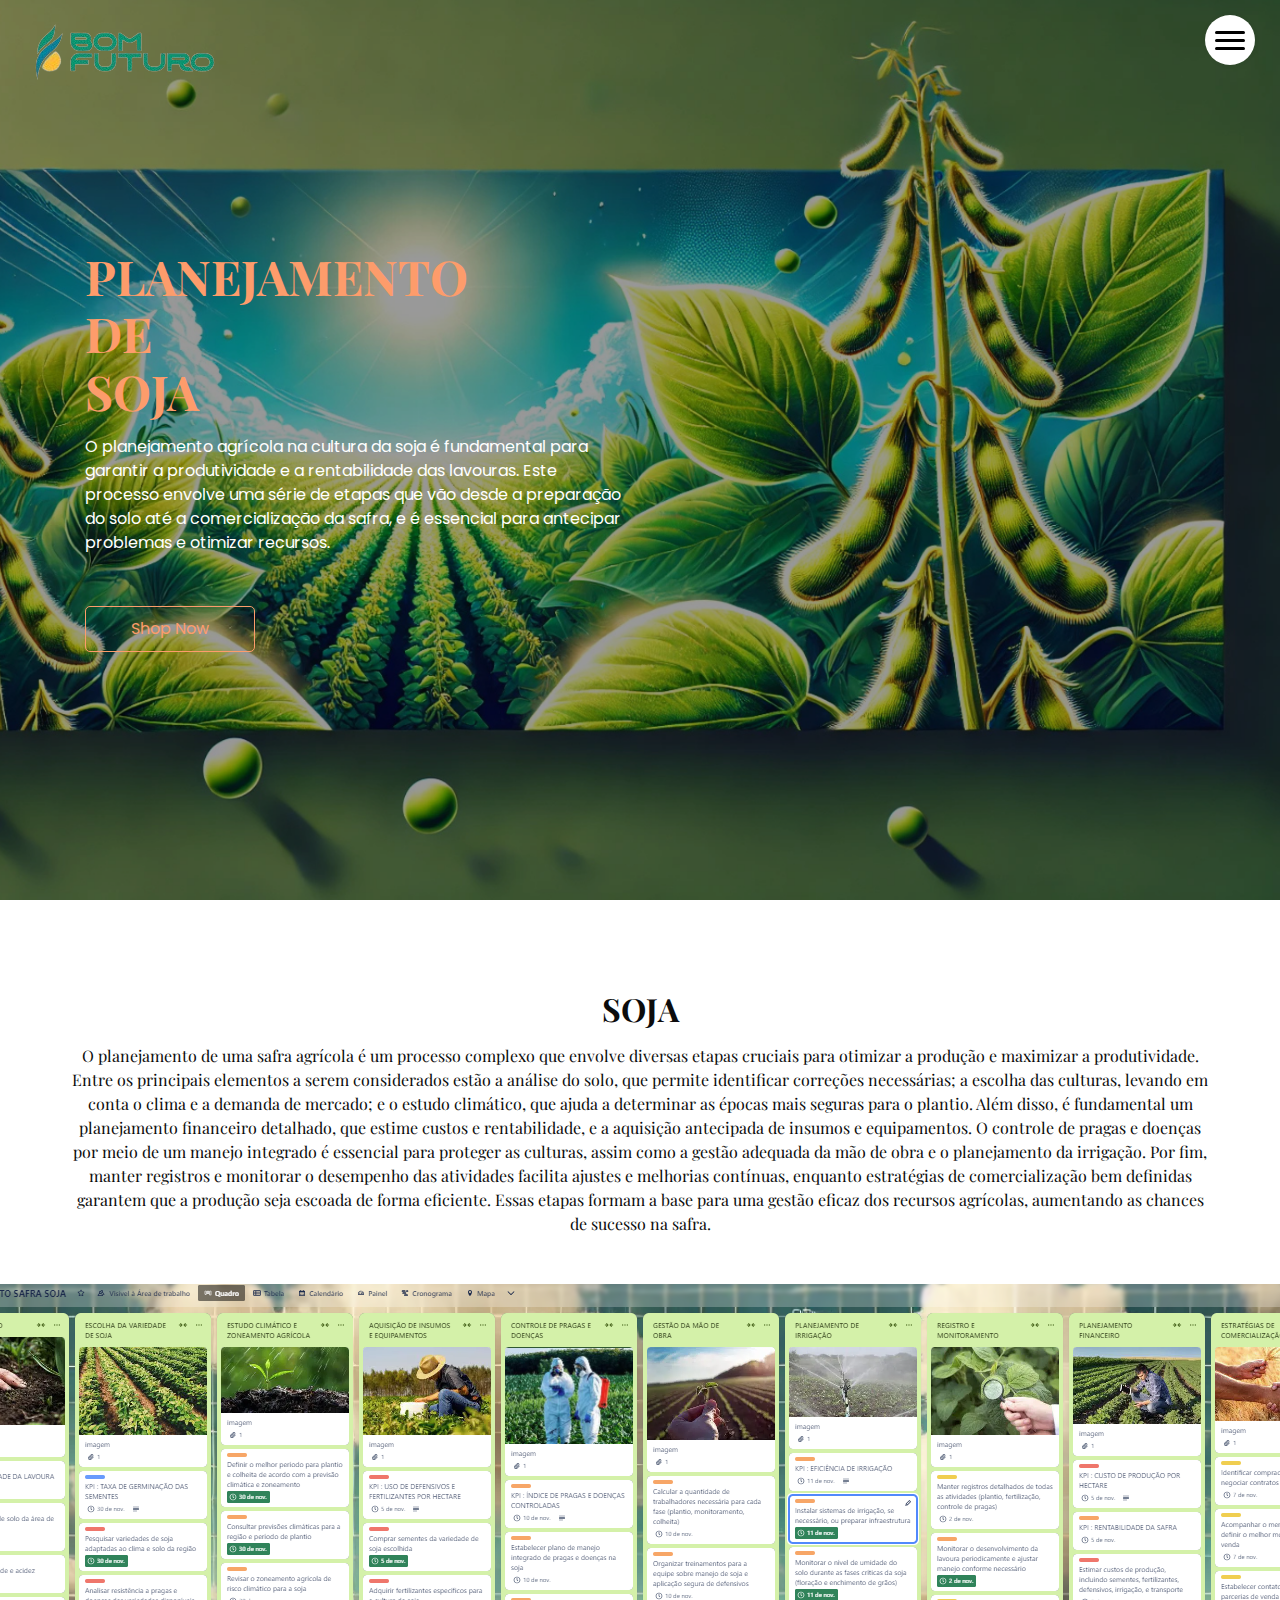
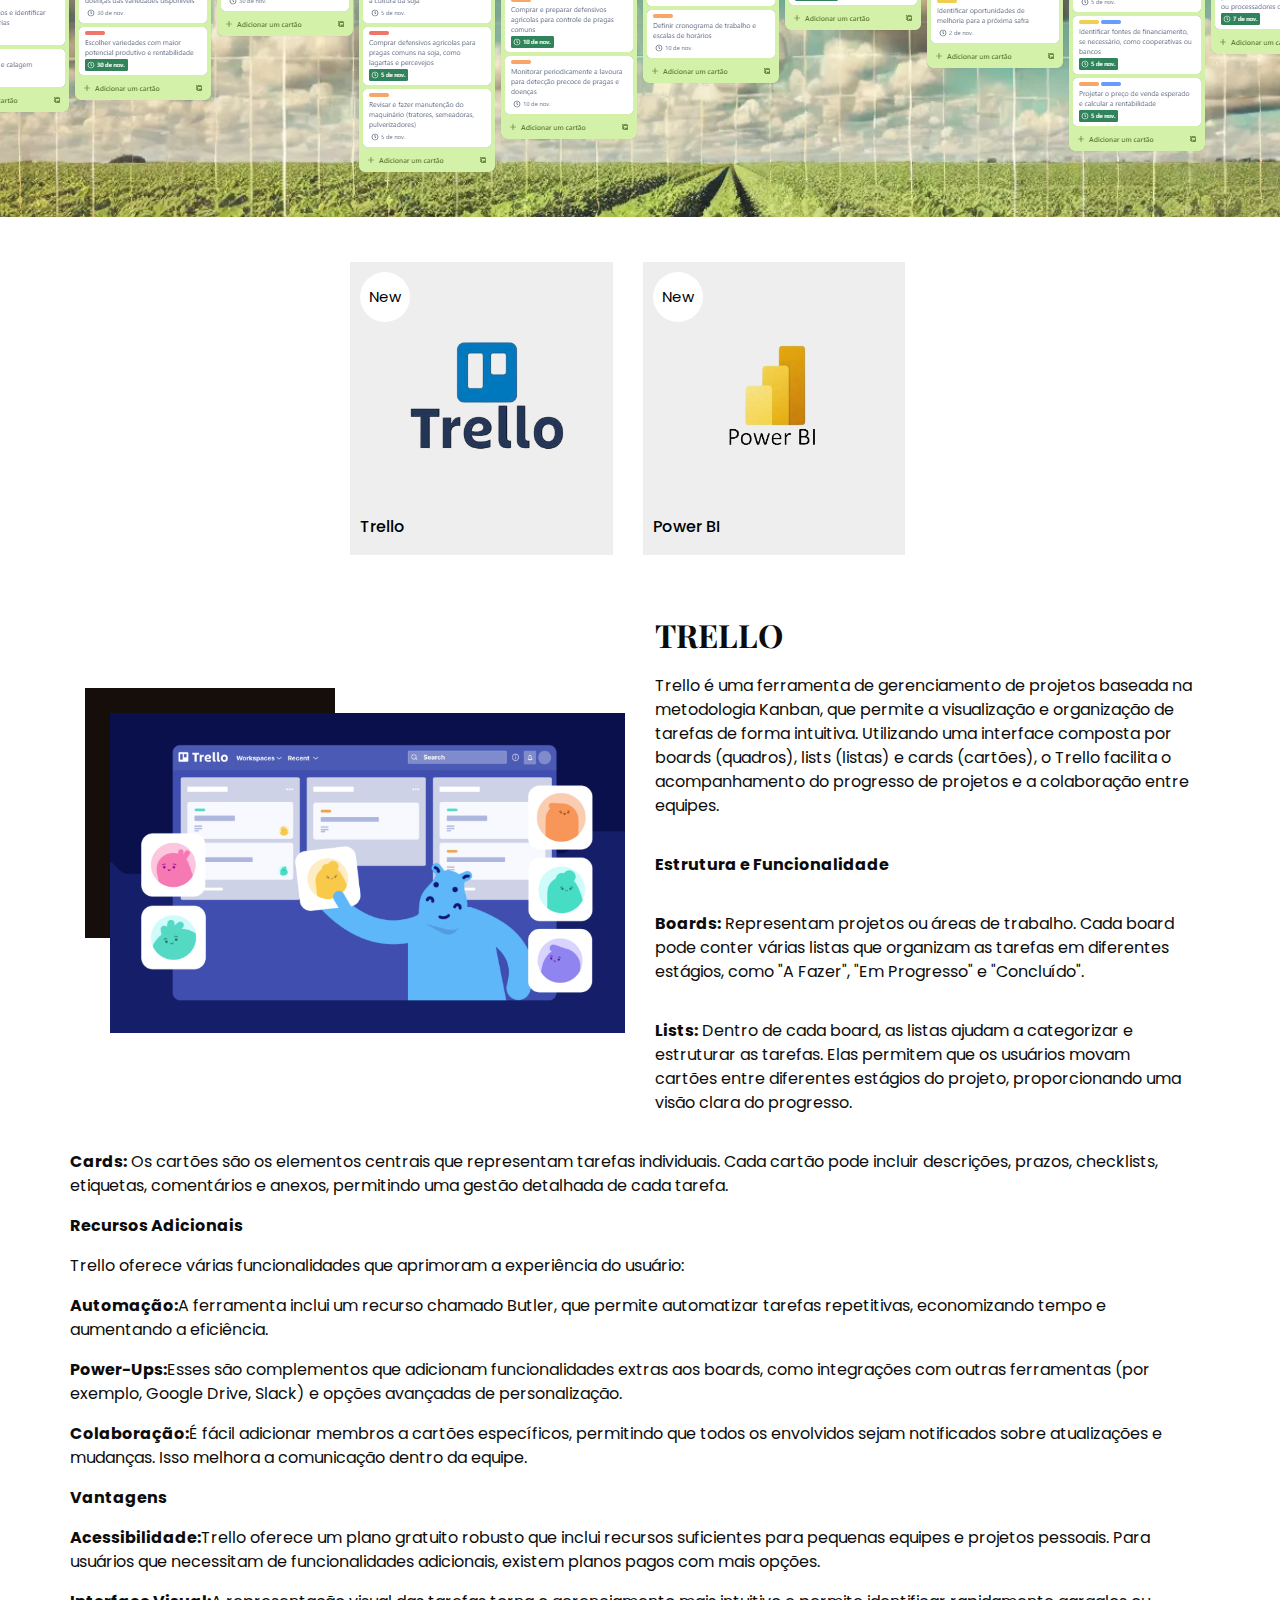
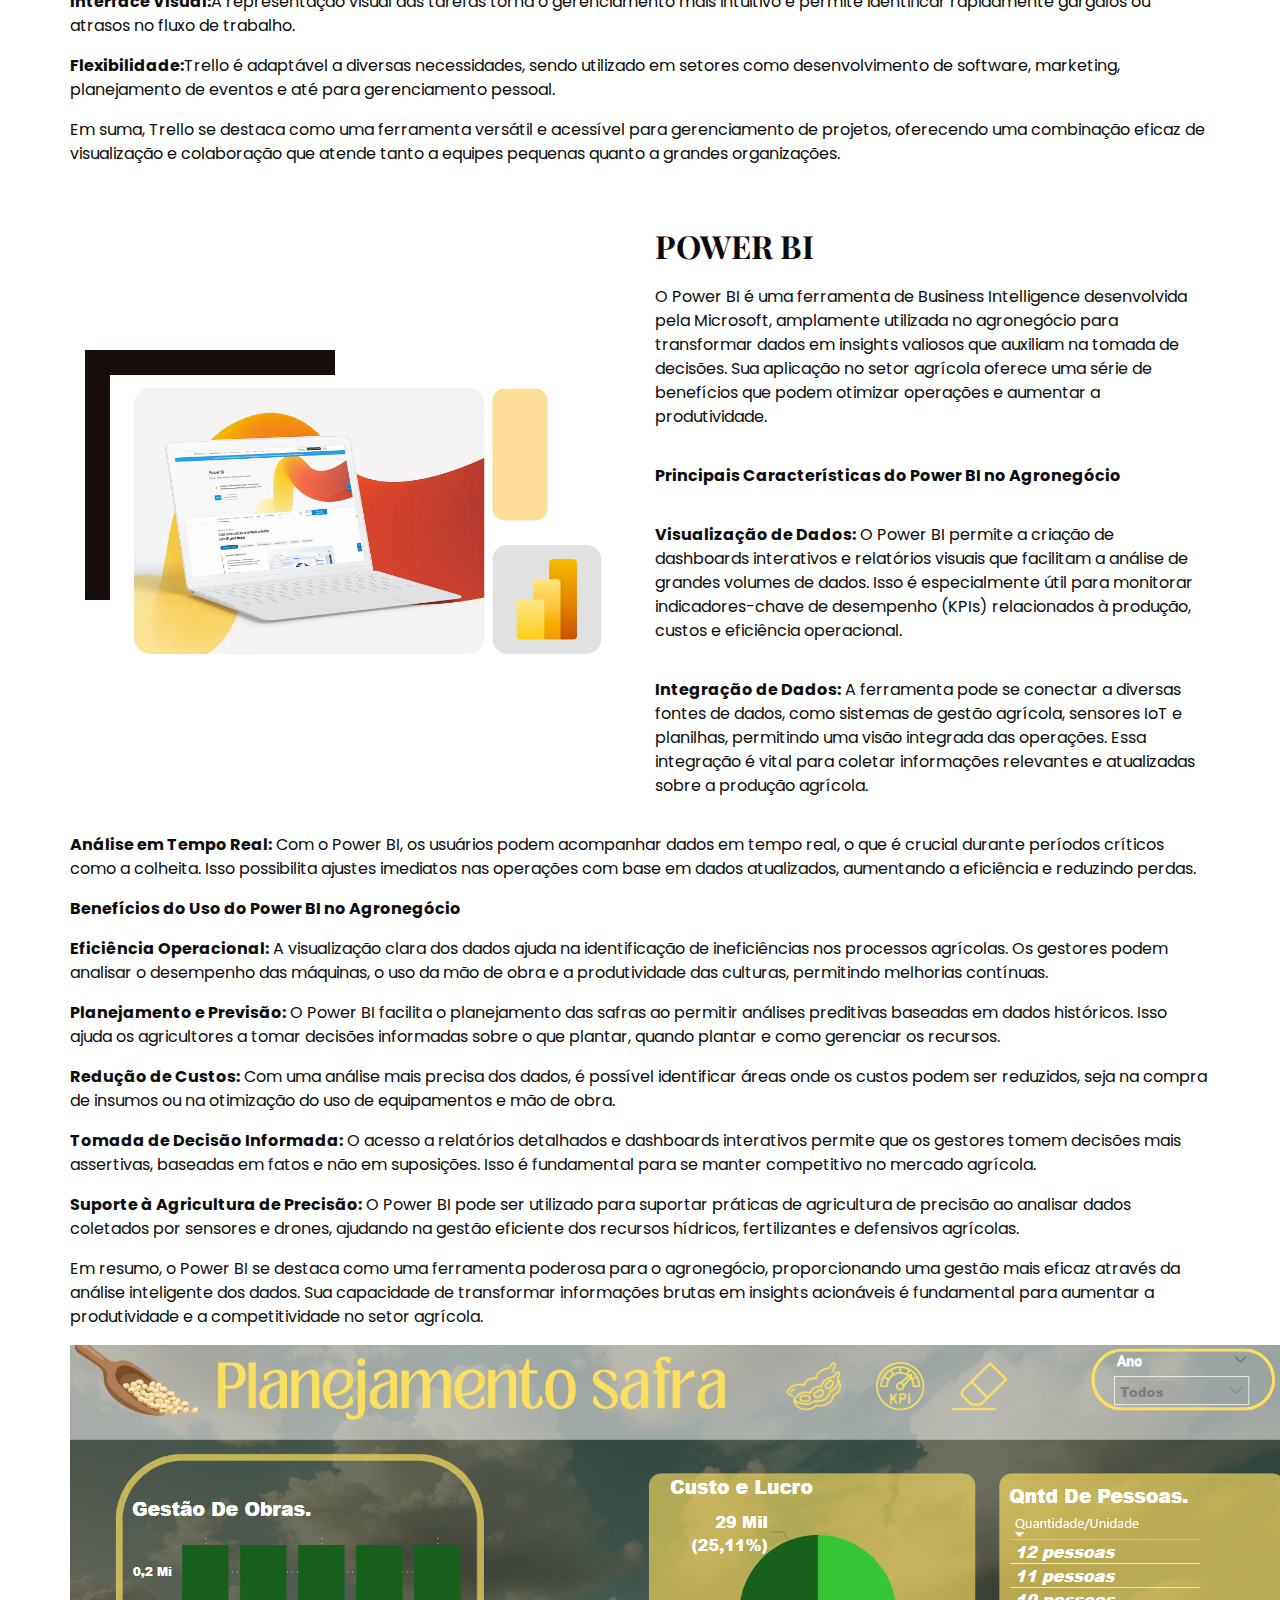
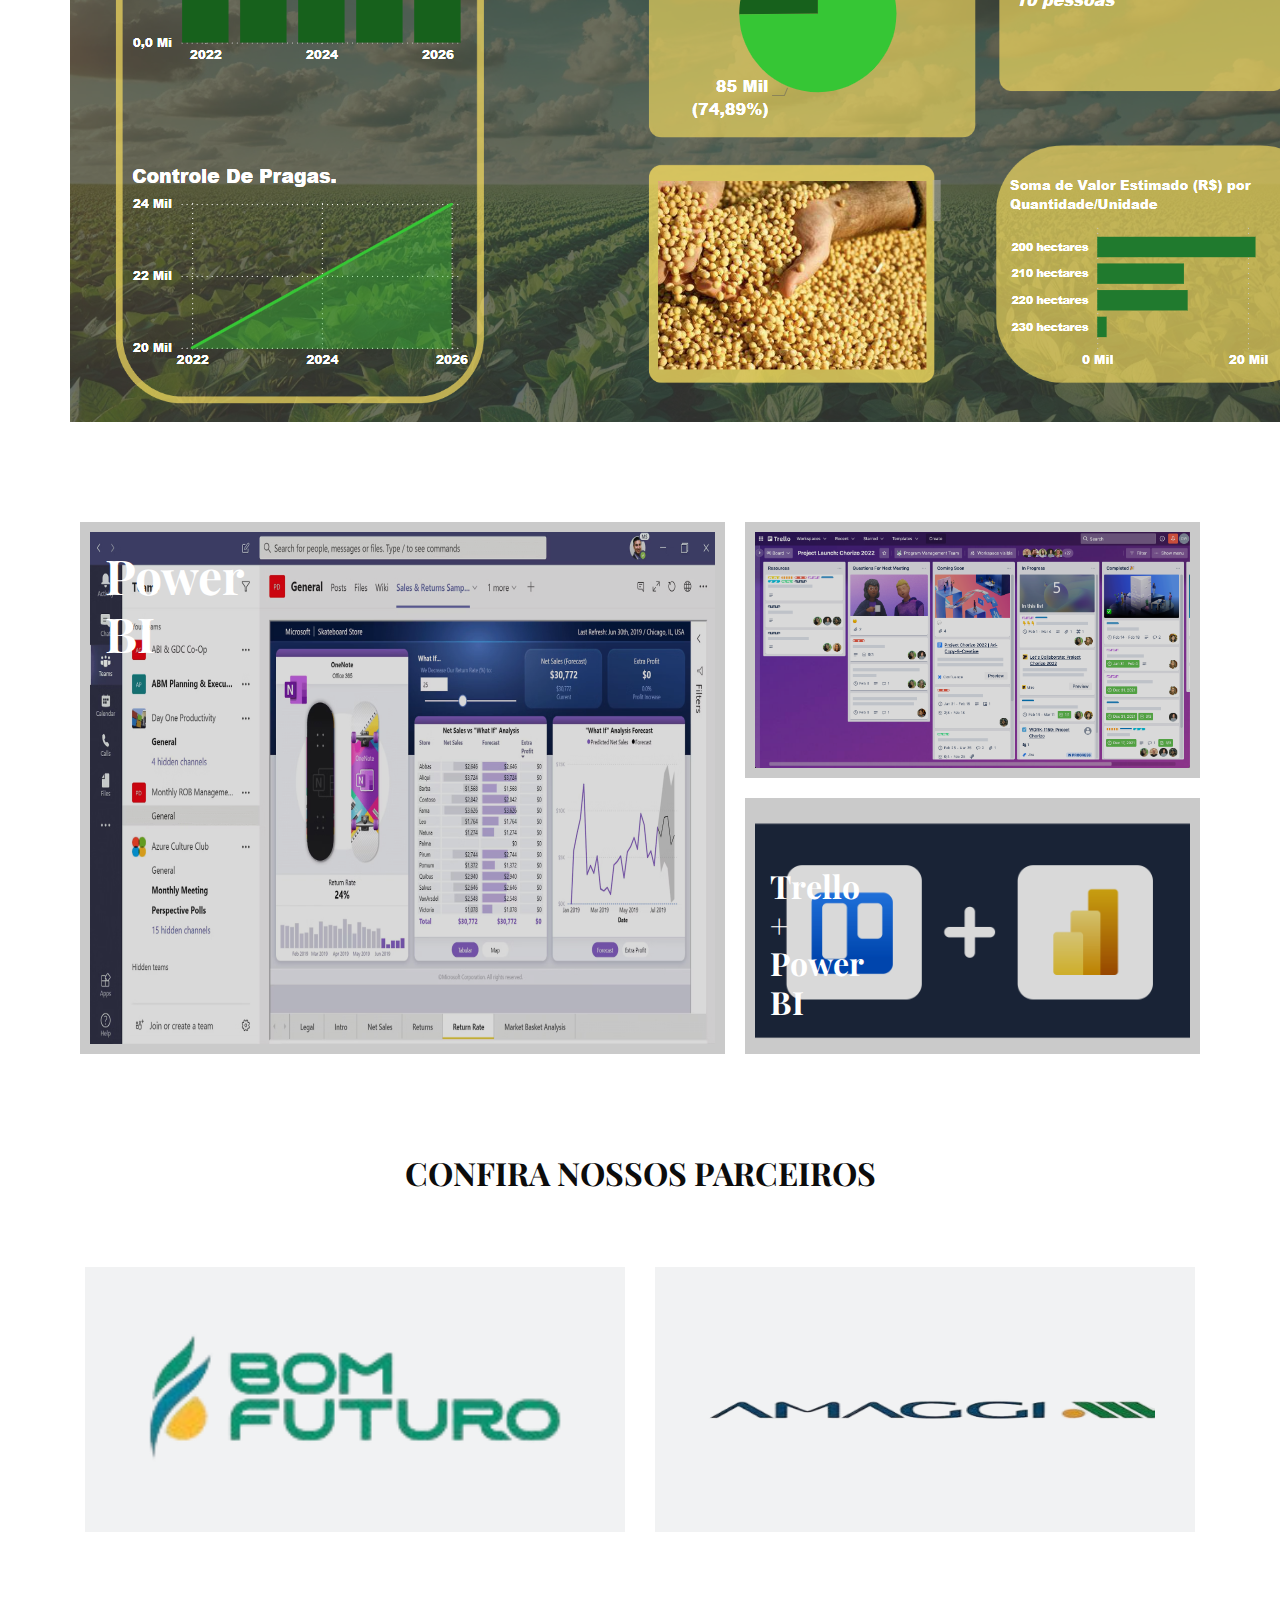
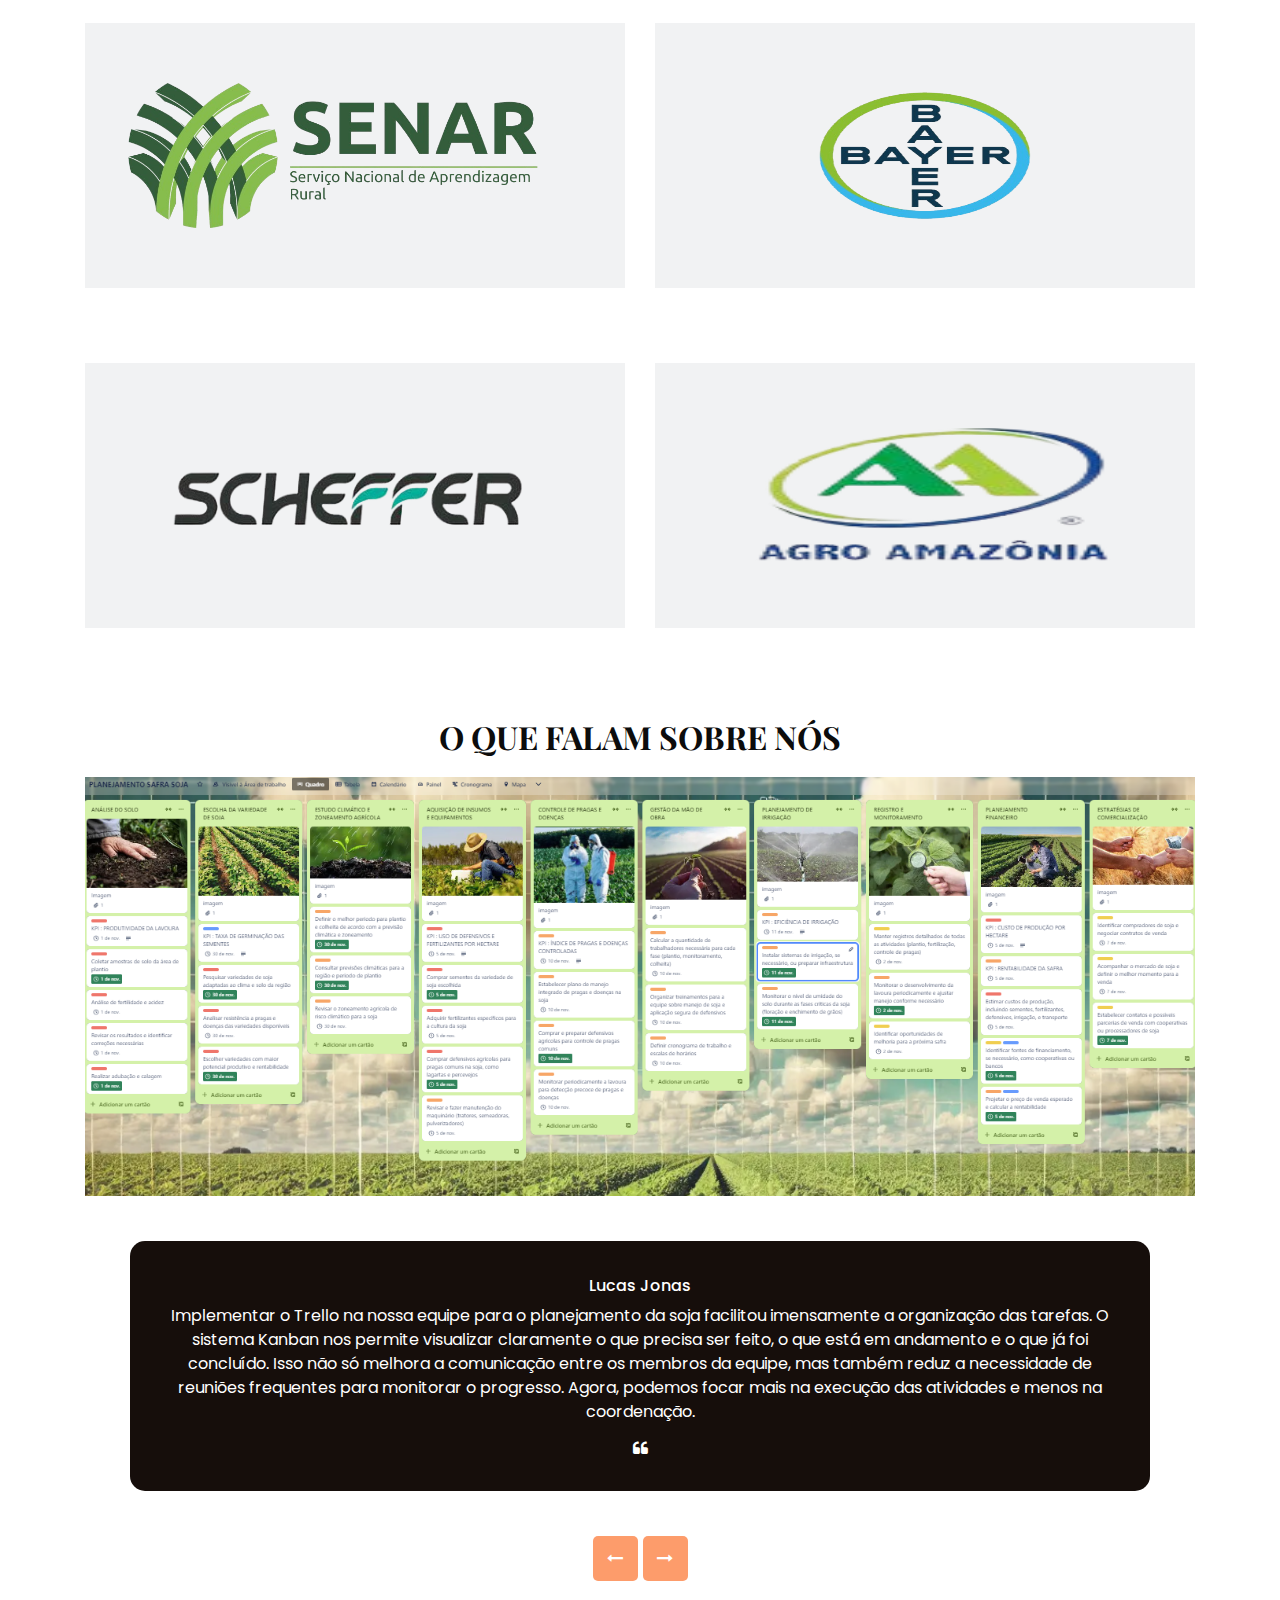
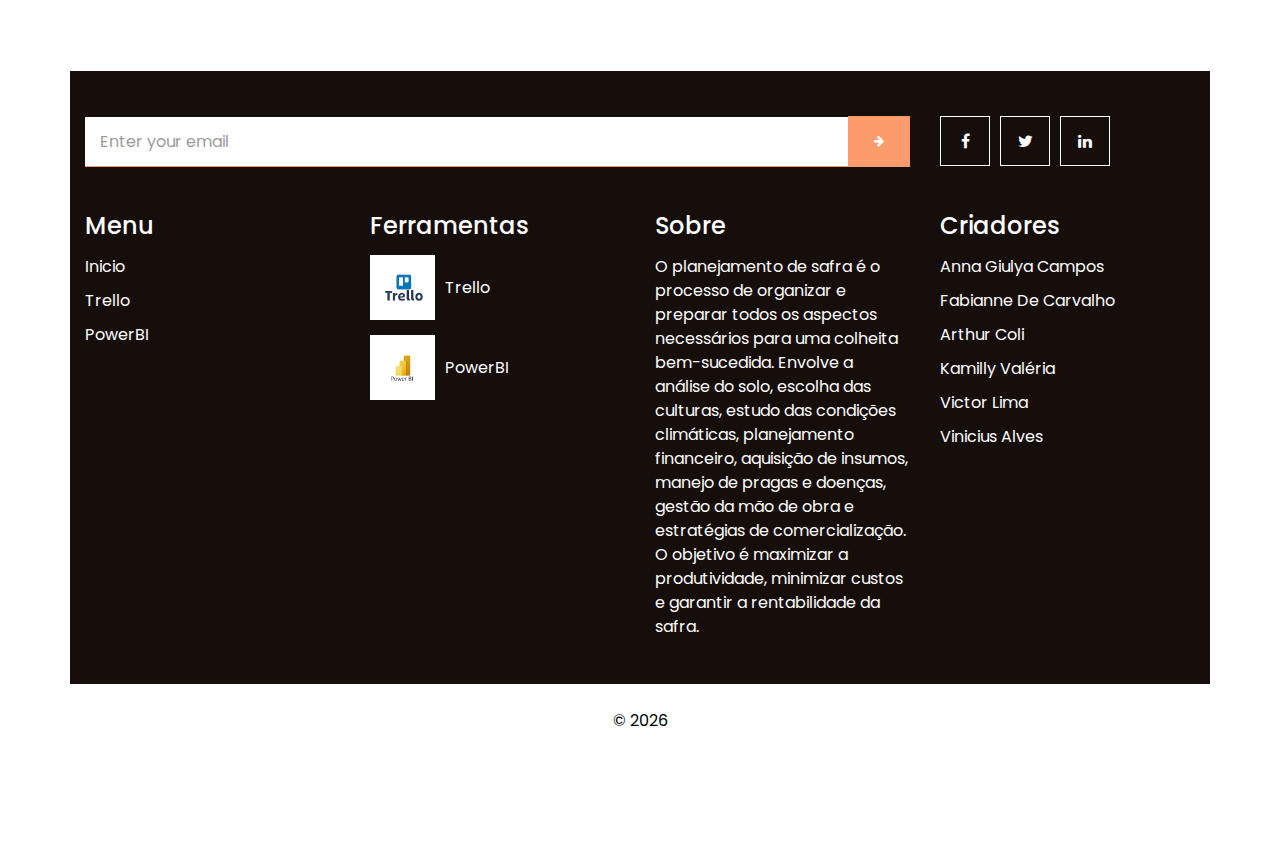
<file: index.html>
<!DOCTYPE html>
<html>

<head>
  <!-- Basic -->
  <meta charset="utf-8" />
  <meta http-equiv="X-UA-Compatible" content="IE=edge" />
  <!-- Mobile Metas -->
  <meta name="viewport" content="width=device-width, initial-scale=1, shrink-to-fit=no" />
  <!-- Site Metas -->
  <link rel="icon" href="images/favicon.png" type="image/gif" />
  <meta name="keywords" content="" />
  <meta name="description" content="" />
  <meta name="author" content="" />

  <title>Bom Futuro</title>

  <!-- bootstrap core css -->
  <link rel="stylesheet" type="text/css" href="css/bootstrap.css" />
  <!-- font awesome style -->
  <link href="css/font-awesome.min.css" rel="stylesheet" />
  <!-- Custom styles for this template -->
  <link href="css/style.css" rel="stylesheet" />
  <!-- responsive style -->
  <link href="css/responsive.css" rel="stylesheet" />

</head>

<body>

  <!-- header section strats -->
  <header class="header_section">
    <div class="container-fluid">
      <nav class="navbar navbar-expand-lg custom_nav-container">
        <a class="navbar-brand" href="index.html">
          <span>
            <img src="images/1539611368325-removebg-preview-removebg-preview.png" alt="">
          </span>
        </a>
        <div class="" id="">

          <div class="custom_menu-btn">
            <button onclick="openNav()">
              <span class="s-1"> </span>
              <span class="s-2"> </span>
              <span class="s-3"> </span>
            </button>
            <div id="myNav" class="overlay">
              <a href="index.html">Inicio</a>
              <a href="about.html">Trello</a>
              <a href="shop.html">PowerBI</a>
            </div>
          </div>

        </div>
      </nav>
    </div>
  </header>
  <!-- end header section -->

  <!-- slider section -->
  <section class="slider_section position-relative">
    <div class="slider_bg_box">
      <img src="images/Planejamento safra (3).png" alt="">
    </div>
    <div class="slider_bg"></div>
    <div class="container">
      <div class="col-md-9 col-lg-8">
        <div class="detail-box">
          <h1>
            PLANEJAMENTO DE 
            <br> SOJA
          </h1>
          <p >
            O planejamento agrícola na cultura da soja é fundamental para garantir a produtividade e a rentabilidade das lavouras. Este processo envolve uma série de etapas que vão desde a preparação do solo até a comercialização da safra, e é essencial para antecipar problemas e otimizar recursos.
          </p>
          <div>
            <a href="" class="slider-link">
              Shop Now
            </a>
          </div>
        </div>
      </div>
    </div>
  </section>
  <!-- end slider section -->

  <!-- shop section -->

  <section class="shop_section layout_padding">
    <div class="container">
      <div class="heading_container heading_center">
        <h2>
         SOJA 
        </h2>
        <p></p>
        <p>O planejamento de uma safra agrícola é um processo complexo que envolve diversas etapas cruciais para otimizar a produção e maximizar a produtividade. Entre os principais elementos a serem considerados estão a análise do solo, que permite identificar correções necessárias; a escolha das culturas, levando em conta o clima e a demanda de mercado; e o estudo climático, que ajuda a determinar as épocas mais seguras para o plantio.
          Além disso, é fundamental um planejamento financeiro detalhado, que estime custos e rentabilidade, e a aquisição antecipada de insumos e equipamentos. O controle de pragas e doenças por meio de um manejo integrado é essencial para proteger as culturas, assim como a gestão adequada da mão de obra e o planejamento da irrigação.
          Por fim, manter registros e monitorar o desempenho das atividades facilita ajustes e melhorias contínuas, enquanto estratégias de comercialização bem definidas garantem que a produção seja escoada de forma eficiente. Essas etapas formam a base para uma gestão eficaz dos recursos agrícolas, aumentando as chances de sucesso na safra.</p>
            <p></p>
            <p></p>
          <img src="images/Captura de tela 2024-10-31 110626.png" alt="" style="margin-right: 0px; object-position: center;" >
      </div>
      <div>

      
      <section>
      

      <div class="row">
        <div class="col-sm-6 col-md-4 col-lg-3" style="margin-left: 280px;">
          <div class="box">
            <a href="https://trello.com/invite/b/67223c8809915d33cdf59a5b/ATTIa7c355730da1fbff2c5873fde23831c2228E5A00/planejamento-safra-soja">
              <div class="img-box">
                <img src="images/OIP__3_-removebg-preview.png" alt="">
              </div>
              <div class="detail-box">
                <h6>
                  Trello
                </h6>
                
              </div>
              <div class="new">
                <span>
                  New
                </span>
              </div>
            </a>
          </div>
        </div>
        <div class="col-sm-6 col-md-4 col-lg-3">
          <div class="box">
            <a href="https://app.powerbi.com/groups/me/reports/e14d0f1e-26ec-4066-bc69-d88ab441fb62/9710d091ab8839c4ee1c?experience=power-bi">
              <div class="img-box">
                <img src="images/OIP__4_-removebg-preview.png" alt="">
              </div>
              <div class="detail-box">
                <h6>
                  Power BI
                </h6>
                
              </div>
              <div class="new">
                <span>
                  New
                </span>
              </div>
            </a>
          </div>
    </div>
  </section>

   <p>
   </p>

   <p>

   </p>
  <!-- end shop section -->

  <!-- about section -->

  <section class="about_section  ">
    <div class="container">
      <div class="row">
        <div class="col-md-6">
          <div class="img-box">
            <img src="images/Captura de tela 2024-10-31 112038.png" alt="">
          </div>
        </div>
        <div class="col-md-6">
          <div class="detail-box">
            <div class="heading_container">
              <P></P>
              <h2>
                Trello
              </h2>
            </div>
            <p>
              Trello é uma ferramenta de gerenciamento de projetos baseada na metodologia Kanban, que permite a visualização e organização de tarefas de forma intuitiva. Utilizando uma interface composta por boards (quadros), lists (listas) e cards (cartões), o Trello facilita o acompanhamento do progresso de projetos e a colaboração entre equipes.
            </p>
            <p>
             <strong>Estrutura e Funcionalidade</strong> 
            </p>
            <p>
              <Strong>Boards:</Strong> Representam projetos ou áreas de trabalho. Cada board pode conter várias listas que organizam as tarefas em diferentes estágios, como "A Fazer", "Em Progresso" e "Concluído".<p></p>
<strong>Lists:</Strong> Dentro de cada board, as listas ajudam a categorizar e estruturar as tarefas. Elas permitem que os usuários movam cartões entre diferentes estágios do projeto, proporcionando uma visão clara do progresso.<p></p>
            </p>
           
          </div>
        </div>
      </div>
    </div>
  </section>

  <strong>Cards:</Strong> Os cartões são os elementos centrais que representam tarefas individuais. Cada cartão pode incluir descrições, prazos, checklists, etiquetas, comentários e anexos, permitindo uma gestão detalhada de cada tarefa.<p></p>
  <strong>Recursos Adicionais</strong><p></p>
  Trello oferece várias funcionalidades que aprimoram a experiência do usuário:</p>
  <strong>Automação:</strong>A ferramenta inclui um recurso chamado Butler, que permite automatizar tarefas repetitivas, economizando tempo e aumentando a eficiência.</p>
  <strong>Power-Ups:</strong>Esses são complementos que adicionam funcionalidades extras aos boards, como integrações com outras ferramentas (por exemplo, Google Drive, Slack) e opções avançadas de personalização.</p>
  <strong>Colaboração:</strong>É fácil adicionar membros a cartões específicos, permitindo que todos os envolvidos sejam notificados sobre atualizações e mudanças. Isso melhora a comunicação dentro da equipe.</p>
   <strong>Vantagens</strong></p>
   <strong>Acessibilidade:</strong>Trello oferece um plano gratuito robusto que inclui recursos suficientes para pequenas equipes e projetos pessoais. Para usuários que necessitam de funcionalidades adicionais, existem planos pagos com mais opções.</p>
   <strong>Interface Visual:</strong>A representação visual das tarefas torna o gerenciamento mais intuitivo e permite identificar rapidamente gargalos ou atrasos no fluxo de trabalho.</p>
   <strong>Flexibilidade:</strong>Trello é adaptável a diversas necessidades, sendo utilizado em setores como desenvolvimento de software, marketing, planejamento de eventos e até para gerenciamento pessoal.</p>
   Em suma, Trello se destaca como uma ferramenta versátil e acessível para gerenciamento de projetos, oferecendo uma combinação eficaz de visualização e colaboração que atende tanto a equipes pequenas quanto a grandes organizações. </p>
   <p></p>
   <p></p>
   <p></p>
   <p></p>

   <section class="about_section  ">
    <div class="container">
      <div class="row">
        <div class="col-md-6">
          <div class="img-box">
            <img src="images/o-que-e-o-power-bi.png.webp" alt="">
          </div>
        </div>
        <div class="col-md-6">
          <div class="detail-box">
            <div class="heading_container">
              <P></P>
              <h2>
                Power BI
              </h2>
            </div>
            <p>
              O Power BI é uma ferramenta de Business Intelligence desenvolvida pela Microsoft, amplamente utilizada no agronegócio para transformar dados em insights valiosos que auxiliam na tomada de decisões. Sua aplicação no setor agrícola oferece uma série de benefícios que podem otimizar operações e aumentar a produtividade.
            </p>
            <p>
             <strong>Principais Características do Power BI no Agronegócio</strong> 
            </p>
            <p>
              <Strong>Visualização de Dados:</Strong> O Power BI permite a criação de dashboards interativos e relatórios visuais que facilitam a análise de grandes volumes de dados. Isso é especialmente útil para monitorar indicadores-chave de desempenho (KPIs) relacionados à produção, custos e eficiência operacional.<p></p>
              <strong>Integração de Dados:</Strong> A ferramenta pode se conectar a diversas fontes de dados, como sistemas de gestão agrícola, sensores IoT e planilhas, permitindo uma visão integrada das operações. Essa integração é vital para coletar informações relevantes e atualizadas sobre a produção agrícola.<p></p>
            </p>
          </div>
        </div>
      </div>
    </div>
  </section>
  
  <strong>Análise em Tempo Real:</strong> Com o Power BI, os usuários podem acompanhar dados em tempo real, o que é crucial durante períodos críticos como a colheita. Isso possibilita ajustes imediatos nas operações com base em dados atualizados, aumentando a eficiência e reduzindo perdas.<p></p>
  <strong>Benefícios do Uso do Power BI no Agronegócio</strong></p>
  <strong>Eficiência Operacional:</strong> A visualização clara dos dados ajuda na identificação de ineficiências nos processos agrícolas. Os gestores podem analisar o desempenho das máquinas, o uso da mão de obra e a produtividade das culturas, permitindo melhorias contínuas.<p></p>
  <strong>Planejamento e Previsão:</strong> O Power BI facilita o planejamento das safras ao permitir análises preditivas baseadas em dados históricos. Isso ajuda os agricultores a tomar decisões informadas sobre o que plantar, quando plantar e como gerenciar os recursos.<p></p>
  <strong>Redução de Custos:</strong> Com uma análise mais precisa dos dados, é possível identificar áreas onde os custos podem ser reduzidos, seja na compra de insumos ou na otimização do uso de equipamentos e mão de obra.<p></p> 
  <strong>Tomada de Decisão Informada:</strong> O acesso a relatórios detalhados e dashboards interativos permite que os gestores tomem decisões mais assertivas, baseadas em fatos e não em suposições. Isso é fundamental para se manter competitivo no mercado agrícola.<p></p>
  <strong>Suporte à Agricultura de Precisão:</strong> O Power BI pode ser utilizado para suportar práticas de agricultura de precisão ao analisar dados coletados por sensores e drones, ajudando na gestão eficiente dos recursos hídricos, fertilizantes e defensivos agrícolas.<p></p>
  Em resumo, o Power BI se destaca como uma ferramenta poderosa para o agronegócio, proporcionando uma gestão mais eficaz através da análise inteligente dos dados. Sua capacidade de transformar informações brutas em insights acionáveis é fundamental para aumentar a produtividade e a competitividade no setor agrícola.</p>
  <img src="images/Captura de tela 2024-10-31 140247.png" alt="" style="margin-right: 0px; object-position: center; " >
  <section class="offer_section layout_padding">
    <div class="container-fluid">
      <div class="row">
        <div class="col-md-7 px-0">
          <div class="box offer-box1">
            <img src="images/Hero-PowerBI-M365.avif" alt="">
            <div class="detail-box">
              <h2>
                Power BI
              </h2>
            </div>
          </div>
        </div>
        <div class="col-md-5 px-0">
          <div class="box offer-box2">
            <img src="images/Enterprise_hero.png" alt="">
            <div class="detail-box">
        
            
            </div>
          </div>
          <div class="box offer-box3">
            <img src="images/trello-powerbi.webp" alt="">
            <div class="detail-box">
              <h2>
                Trello + Power BI
              </h2>
            </div>
          </div>
        </div>
      </div>
    </div>
  </section>
  <!-- end blog section -->

  <section class="blog_section ">
    <div class="container">
      <div class="heading_container">
        <h2>
          Confira nossos parceiros 
        </h2>
      </div>
      <div class="row">
        <div class="col-md-6">
          <div class="box">
            <div class="img-box">
              <img src="images/1539611368325-removebg-preview-removebg-preview.png" alt="">
             
            </div>
          </div>
        </div>
        <div class="col-md-6">
          <div class="box">
            <div class="img-box">
              <img src="images/OIP-removebg-preview.png" alt="">
            
            </div>
      </div>
    </div>
  </section><p></p>

  <section class="blog_section ">
    <div class="container">
      <div class="heading_container">
      </div>
      <div class="row">
        <div class="col-md-6">
          <div class="box">
            <div class="img-box">
              <img src="images/LOGO-SENAR-3d-2-removebg-preview.png" alt="">
             
            </div>
          </div>
        </div>
        <div class="col-md-6">
          <div class="box">
            <div class="img-box">
              <img src="images/logo-agro-bayer-open-graph-removebg-preview.png" alt="">
             
               
            
            </div>
      </div>
    </div>
  </section>

  <section class="blog_section ">
    <div class="container">
      <div class="heading_container">
      </div>
      <div class="row">
        <div class="col-md-6">
          <div class="box">
            <div class="img-box">
              <img src="images/OIP-removebg-preview (3).png" alt="">
             
            </div>
          </div>
        </div>
        <div class="col-md-6">
          <div class="box">
            <div class="img-box">
              <img src="images/OIP-removebg-preview (1).png" alt="">
            </div>
      </div>
    </div>
  </section>

  <!-- client section -->

  <section class="client_section layout_padding">
    <div class="container">
        <div class="heading_container">
            <h2>
              O que falam sobre nós
            </h2>
        </div>
        <div id="carouselExample2Controls" class="carousel slide" data-ride="carousel">
            <div class="carousel-inner">
                <div class="carousel-item active">
                    <img src="images/Captura de tela 2024-10-31 110626.png" class="d-block w-100" alt="" />
                    <div class="box">
                      <div class="name">
                        <h6>
                            Lucas Jonas
                        </h6>
                    </div>
                    <p>
                      Implementar o Trello na nossa equipe para o planejamento da soja facilitou imensamente a organização das tarefas. O sistema Kanban nos permite visualizar claramente o que precisa ser feito, o que está em andamento e o que já foi concluído. Isso não só melhora a comunicação entre os membros da equipe, mas também reduz a necessidade de reuniões frequentes para monitorar o progresso. Agora, podemos focar mais na execução das atividades e menos na coordenação.
                    </p>
                        <i class="fa fa-quote-left" aria-hidden="true"></i>
                    </div>
                </div>
                <div class="carousel-item">
                  <img src="images/Captura de tela 2024-10-31 140247.png" class="d-block w-100" alt="" />
                  <div class="box">
                    <div class="name">
                      <h6>
                          Emilly Prudente 
                      </h6>
                  </div>
                  <p>
                    Utilizar o Power BI no planejamento da safra de soja tem sido transformador. A capacidade de integrar dados de diferentes fontes e visualizá-los em painéis interativos me permite monitorar indicadores-chave, como a produtividade por talhão e a eficiência do uso de insumos. Com isso, posso tomar decisões mais informadas e ajustar estratégias rapidamente durante a safra. A análise em tempo real é crucial para garantir que estamos no caminho certo e para maximizar nossa colheita.
                  </p>
                      <i class="fa fa-quote-left" aria-hidden="true"></i>
                  </div>
                </div>
                <div class="carousel-item">
                  <img src="images/Captura de tela 2024-10-31 142421.png" class="d-block w-100" alt="" />
                  <div class="box">
                    <div class="name">
                      <h6>
                          Fabianna Souza
                      </h6>
                  </div>
                  <p>
                    Utilizar o Power BI no planejamento da safra de soja tem sido transformador. A capacidade de integrar dados de diferentes fontes e visualizá-los em painéis interativos me permite monitorar indicadores-chave, como a produtividade por talhão e a eficiência do uso de insumos. Com isso, posso tomar decisões mais informadas e ajustar estratégias rapidamente durante a safra. A análise em tempo real é crucial para garantir que estamos no caminho certo e para maximizar nossa colheita.
                  </p>
                      <i class="fa fa-quote-left" aria-hidden="true"></i>
                  </div>
              </div>
            </div>
            <div class="carousel_btn-container">
                <a class="carousel-control-prev" href="#carouselExample2Controls" role="button" data-slide="prev">
                    <i class="fa fa-long-arrow-left" aria-hidden="true"></i>
                    <span class="sr-only">Previous</span>
                </a>
                <a class="carousel-control-next" href="#carouselExample2Controls" role="button" data-slide="next">
                    <i class="fa fa-long-arrow-right" aria-hidden="true"></i>
                    <span class="sr-only">Next</span>
                </a>
            </div>
        </div>
    </div>
</section>

  <!-- end client section -->

  <!-- info section -->
  <section class="info_section layout_padding2">
    <div class="container">
      <div class="row info_form_social_row">
        <div class="col-md-8 col-lg-9">
          <div class="info_form">
            <form action="">
              <input type="email" placeholder="Enter your email">
              <button>
                <i class="fa fa-arrow-right" aria-hidden="true"></i>
              </button>
            </form>
          </div>
        </div>
        <div class="col-md-4 col-lg-3">

          <div class="social_box">
            <a href="">
              <i class="fa fa-facebook" aria-hidden="true"></i>
            </a>
            <a href="">
              <i class="fa fa-twitter" aria-hidden="true"></i>
            </a>
            <a href="">
              <i class="fa fa-linkedin" aria-hidden="true"></i>
            </a>
          </div>
        </div>
      </div>
      <div class="row info_main_row">
        <div class="col-md-6 col-lg-3">
          <div class="info_links">
            <h4>
              Menu
            </h4>
            <div class="info_links_menu">
              <a href="index.html">Inicio</a>
              <a href="about.html">Trello</a>
              <a href="shop.html">PowerBI</a>
            </div>
          </div>
        </div>
        <div class="col-md-6 col-lg-3">
          <div class="info_insta">
            <h4>
              Ferramentas
            </h4>
            <div class="insta_box">
              <div class="img-box">
                <img src="images/OIP__3_-removebg-preview.png" alt="">
              </div>
              <p>
               Trello
              </p>
            </div>
            <div class="insta_box">
              <div class="img-box">
                <img src="images/OIP__4_-removebg-preview.png" alt="">
              </div>
              <p>
                PowerBI
              </p>
            </div>
          </div>
        </div>
        <div class="col-md-6 col-lg-3">
          <div class="info_detail">
            <h4>
              Sobre
            </h4>
            <p class="mb-0">
              O planejamento de safra é o processo de organizar e preparar todos os aspectos necessários para uma colheita bem-sucedida. Envolve a análise do solo, escolha das culturas, estudo das condições climáticas, planejamento financeiro, aquisição de insumos, manejo de pragas e doenças, gestão da mão de obra e estratégias de comercialização. O objetivo é maximizar a produtividade, minimizar custos e garantir a rentabilidade da safra.
            </p>
          </div>
        </div>
        <div class="col-md-6 col-lg-3">
          <h4>
            Criadores
          </h4>
          <div class="info_contact">
            <a href="">
              <span>
                Anna Giulya Campos
              </span>
            </a>
            <a href="">
              <span>
                Fabianne De Carvalho 
              </span>
            </a>
            <a href="">
              <span>
                Arthur Coli
              </span>
              <a href="">
                <span>
                  Kamilly Valéria 
                </span>
                <a href="">
                  <span>
                    Victor Lima
                  </span>
                  <a href="">
                    <span>
                      Vinicius Alves
                    </span>
            </a>
          </div>
        </div>
      </div>
    </div>
  </section>

  <!-- end info_section -->


  <!-- footer section -->
  <footer class="footer_section">
    <div class="container">
      <p>
        &copy; <span id="displayYear"></span
        <a href="https://html.design/"></a>
      </p>
    </div>
  </footer>
  <!-- footer section -->


  <!-- jQery -->
  <script src="js/jquery-3.4.1.min.js"></script>
  <!-- bootstrap js -->
  <script src="js/bootstrap.js"></script>
  <!-- custom js -->
  <script src="js/custom.js"></script>

</body>

</html>
</file>
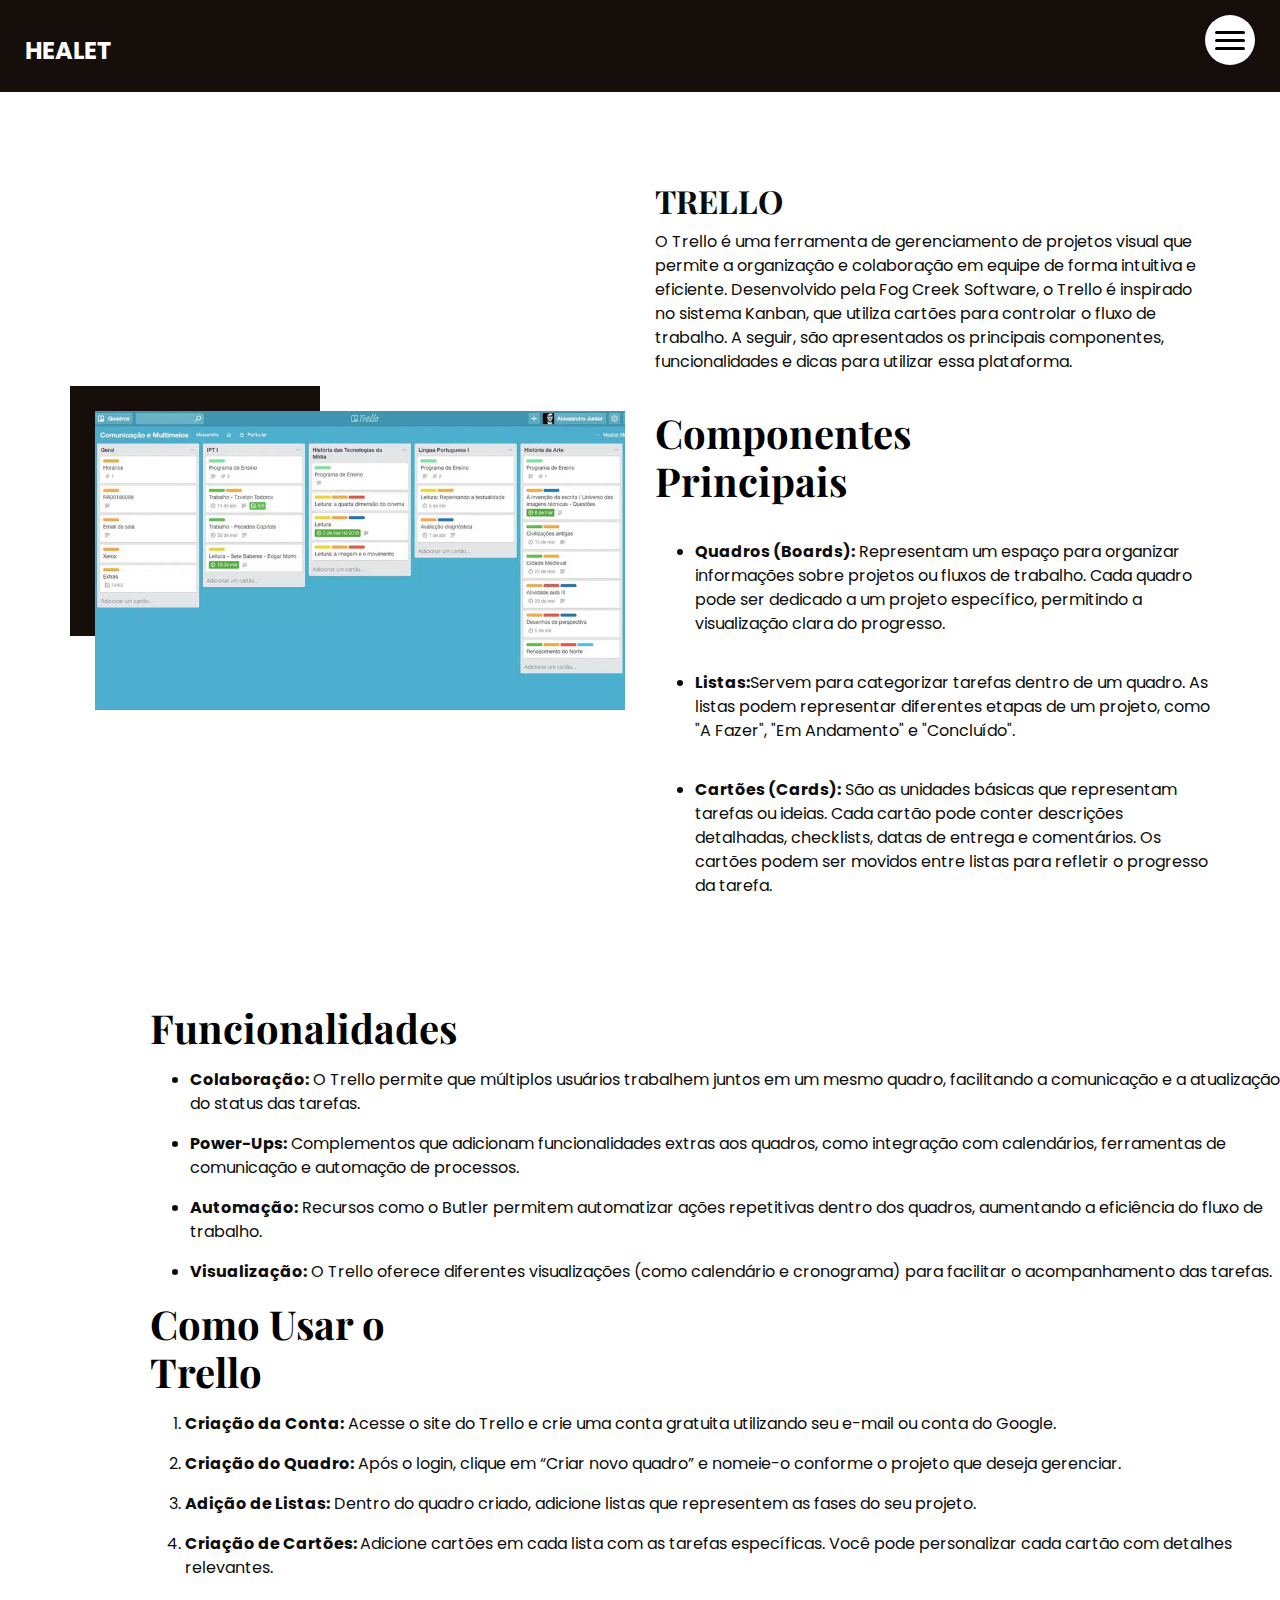
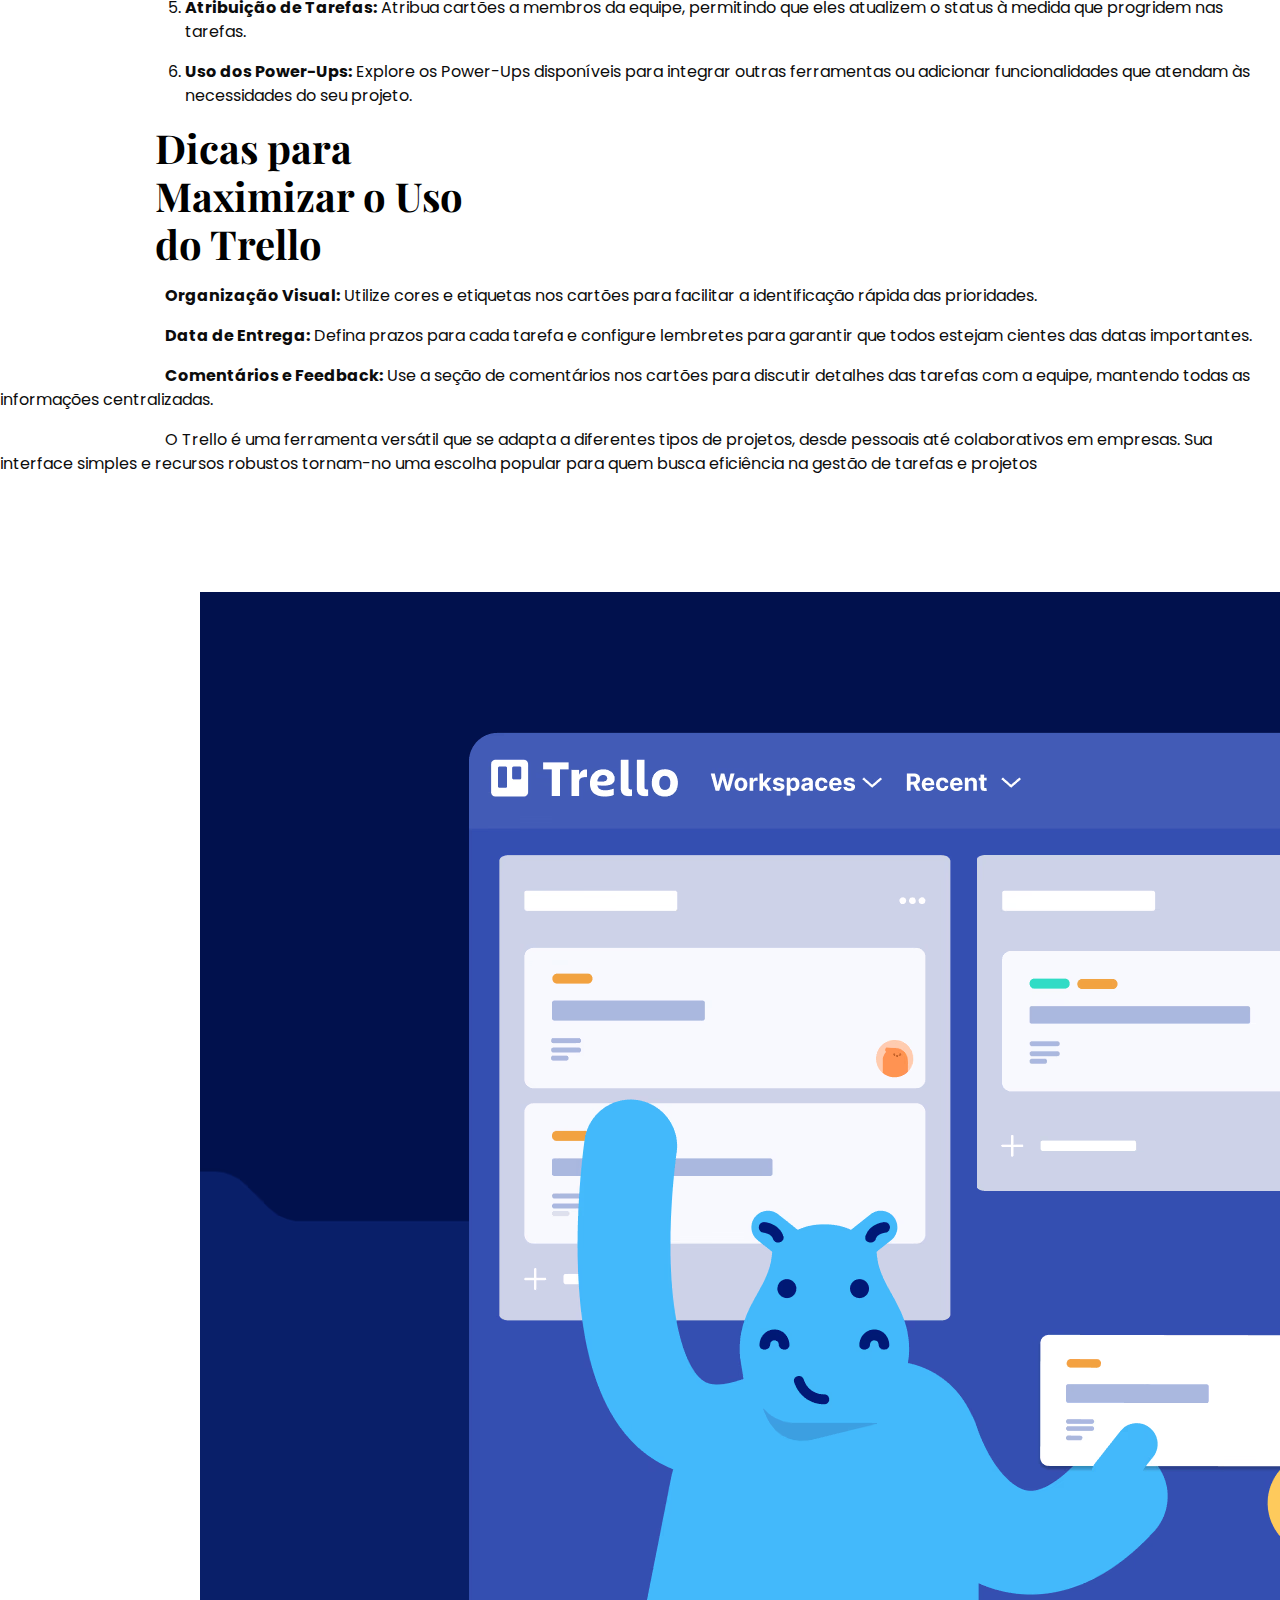
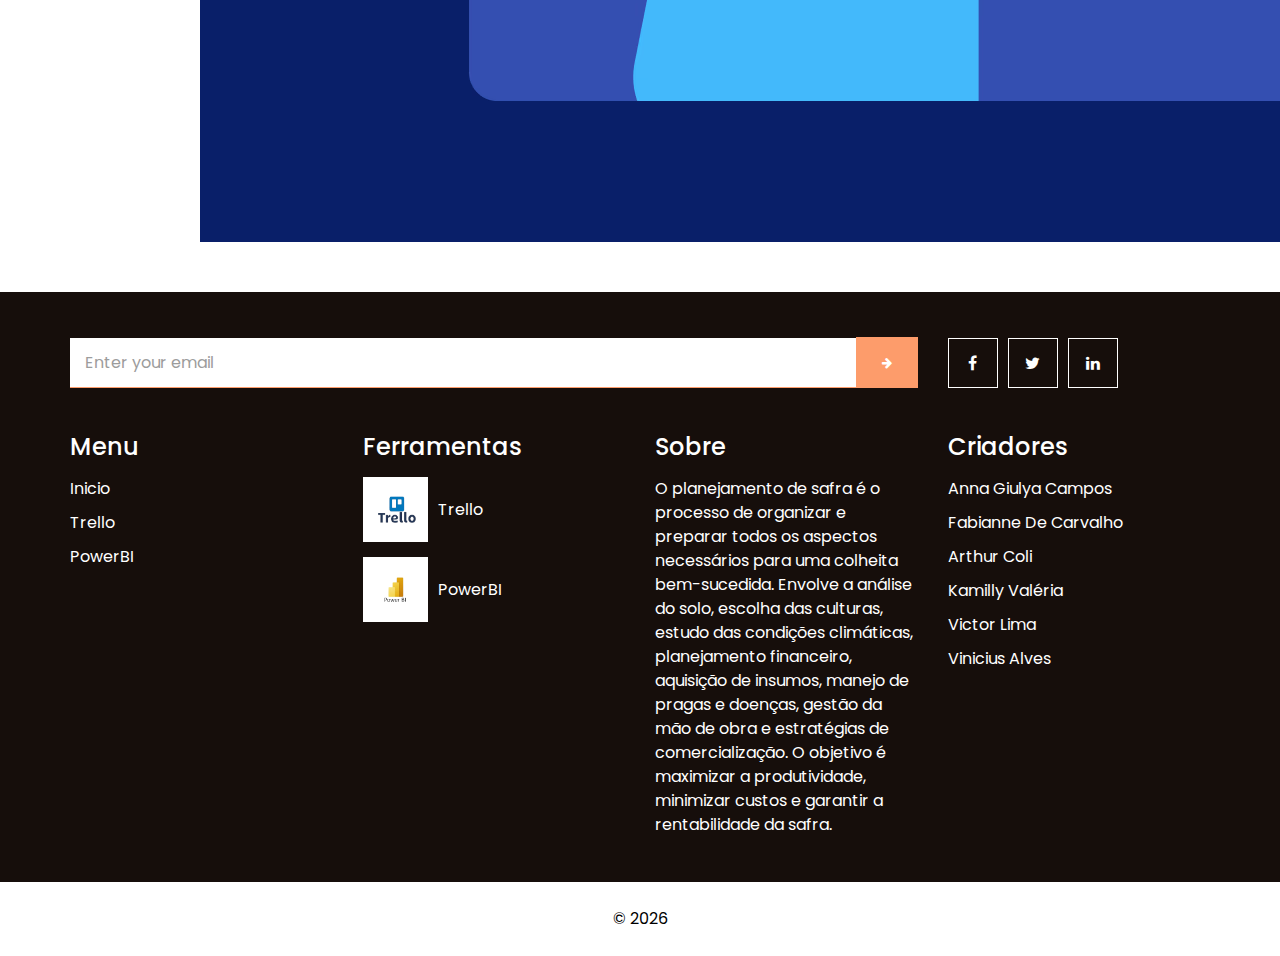
<file: about.html>
<!DOCTYPE html>
<html>

<head>
  <!-- Basic -->
  <meta charset="utf-8" />
  <meta http-equiv="X-UA-Compatible" content="IE=edge" />
  <!-- Mobile Metas -->
  <meta name="viewport" content="width=device-width, initial-scale=1, shrink-to-fit=no" />
  <!-- Site Metas -->
  <link rel="icon" href="images/favicon.png" type="image/gif" />
  <meta name="keywords" content="" />
  <meta name="description" content="" />
  <meta name="author" content="" />

  <title>Healet</title>

  <!-- bootstrap core css -->
  <link rel="stylesheet" type="text/css" href="css/bootstrap.css" />
  <!-- font awesome style -->
  <link href="css/font-awesome.min.css" rel="stylesheet" />
  <!-- Custom styles for this template -->
  <link href="css/style.css" rel="stylesheet" />
  <!-- responsive style -->
  <link href="css/responsive.css" rel="stylesheet" />

</head>

<body>

  <!-- header section strats -->
  <header class="header_section innerpage_header">
    <div class="container-fluid">
      <nav class="navbar navbar-expand-lg custom_nav-container">
        <a class="navbar-brand" href="index.html">
          <span>
            Healet
          </span>
        </a>
        <div class="" id="">

          <div class="custom_menu-btn">
            <button onclick="openNav()">
              <span class="s-1"> </span>
              <span class="s-2"> </span>
              <span class="s-3"> </span>
            </button>
            <div id="myNav" class="overlay">
              <div class="overlay-content">
                <a href="index.html">Inicio</a>
                <a href="about.html">Trello</a>
                <a href="shop.html">PowerBI</a>
              </div>
            </div>
          </div>

        </div>
      </nav>
    </div>
  </header>
  <!-- end header section -->

  <!-- about section -->

  <section class="about_section  layout_padding">
    <div class="container">
      <div class="row">
        <div class="col-md-6">
          <div class="img-box">
            <img src="images/image-27.png.webp" alt="">
          </div>
        </div>
        <div class="col-md-6">
          <div class="detail-box">
            <div class="heading_container">
              <h2>
               Trello
              </h2>
            </div>
            <p>
              O Trello é uma ferramenta de gerenciamento de projetos visual que permite a organização e colaboração em equipe de forma intuitiva e eficiente. Desenvolvido pela Fog Creek Software, o Trello é inspirado no sistema Kanban, que utiliza cartões para controlar o fluxo de trabalho. A seguir, são apresentados os principais componentes, funcionalidades e dicas para utilizar essa plataforma.<p></p>
            </p>
            <h1 class="Trello"><strong>Componentes Principais</strong></h1></p>
            <ul>
              <li><strong>Quadros (Boards):</strong> Representam um espaço para organizar informações sobre projetos ou fluxos de trabalho.
                Cada quadro pode ser dedicado a um projeto específico, permitindo a visualização clara do progresso.</p>
              </li>
              <li><strong>Listas:</strong>Servem para categorizar tarefas dentro de um quadro.
                As listas podem representar diferentes etapas de um projeto, como "A Fazer", "Em Andamento" e "Concluído". </li></p>
                <li><strong>Cartões (Cards):</strong> São as unidades básicas que representam tarefas ou ideias.
                  Cada cartão pode conter descrições detalhadas, checklists, datas de entrega e comentários.
                  Os cartões podem ser movidos entre listas para refletir o progresso da tarefa.</li>
          </ul>
          </div>
        </div>
      </div>
    </div>
  </section>
  <section style="margin-left: 150px;">
   <h1 class="Trello" ><strong>Funcionalidades</strong> </p></h1> 

   <ul >
    <li><strong>Colaboração:</strong> O Trello permite que múltiplos usuários trabalhem juntos em um mesmo quadro, facilitando a comunicação e a atualização do status das tarefas.</li></p>
    <li><strong>Power-Ups:</strong> Complementos que adicionam funcionalidades extras aos quadros, como integração com calendários, ferramentas de comunicação e automação de processos.</li></p>
    <li><strong>Automação:</strong> Recursos como o Butler permitem automatizar ações repetitivas dentro dos quadros, aumentando a eficiência do fluxo de trabalho.</li></p>
    <li><strong>Visualização:</strong> O Trello oferece diferentes visualizações (como calendário e cronograma) para facilitar o acompanhamento das tarefas.</li></p>
   </ul>

   <h1 class="Trello" ><strong>Como Usar o Trello</strong></h1></section></p>
   <ol style="margin-left: 145px;">
    <li><strong>Criação da Conta:</strong> Acesse o site do Trello e crie uma conta gratuita utilizando seu e-mail ou conta do Google.</li></p>
    <li><strong>Criação do Quadro:</strong> Após o login, clique em “Criar novo quadro” e nomeie-o conforme o projeto que deseja gerenciar.</li></p>
    <li><strong>Adição de Listas:</strong> Dentro do quadro criado, adicione listas que representem as fases do seu projeto.</li></p>
    <li><strong>Criação de Cartões: </strong> Adicione cartões em cada lista com as tarefas específicas. Você pode personalizar cada cartão com detalhes relevantes.</li></p>
    <li><strong>Atribuição de Tarefas:</strong> Atribua cartões a membros da equipe, permitindo que eles atualizem o status à medida que progridem nas tarefas.</li></p>
    <li><strong>Uso dos Power-Ups:</strong> Explore os Power-Ups disponíveis para integrar outras ferramentas ou adicionar funcionalidades que atendam às necessidades do seu projeto.</li> </p>
   </ol>
 <h1 class="Trello" style="margin-left: 155px;" > <strong>Dicas para Maximizar o Uso do Trello</strong></h1></p>
 <strong style="margin-left: 165px;">Organização Visual:</strong> Utilize cores e etiquetas nos cartões para facilitar a identificação rápida das prioridades.</p>
 <strong style="margin-left: 165px;">Data de Entrega:</strong> Defina prazos para cada tarefa e configure lembretes para garantir que todos estejam cientes das datas importantes.</p>
 <strong style="margin-left: 165px;">Comentários e Feedback:</strong> Use a seção de comentários nos cartões para discutir detalhes das tarefas com a equipe, mantendo todas as informações centralizadas.</p>
 <n style="margin-left: 165px;">O Trello é uma ferramenta versátil que se adapta a diferentes tipos de projetos, desde pessoais até colaborativos em empresas. Sua interface simples e recursos robustos tornam-no uma escolha popular para quem busca eficiência na gestão de tarefas e projetos </p></n>

</section>

<img src="images/f0etJsdlw2gdysjNO4YPXko9i7w.avif" alt="" style="margin-left: 200px; margin-top: 100px;">
  <!-- end about section -->

  <!-- info section -->
  <section class="info_section layout_padding2" style="margin-top: 50px;">
    <div class="container">
      <div class="row info_form_social_row">
        <div class="col-md-8 col-lg-9">
          <div class="info_form">
            <form action="">
              <input type="email" placeholder="Enter your email">
              <button>
                <i class="fa fa-arrow-right" aria-hidden="true"></i>
              </button>
            </form>
          </div>
        </div>
        <div class="col-md-4 col-lg-3">

          <div class="social_box">
            <a href="">
              <i class="fa fa-facebook" aria-hidden="true"></i>
            </a>
            <a href="">
              <i class="fa fa-twitter" aria-hidden="true"></i>
            </a>
            <a href="">
              <i class="fa fa-linkedin" aria-hidden="true"></i>
            </a>
          </div>
        </div>
      </div>
      <div class="row info_main_row">
        <div class="col-md-6 col-lg-3">
          <div class="info_links">
            <h4>
              Menu
            </h4>
            <div class="info_links_menu">
              <a href="index.html">Inicio</a>
              <a href="about.html">Trello</a>
              <a href="shop.html">PowerBI</a>
            </div>
          </div>
        </div>
        <div class="col-md-6 col-lg-3">
          <div class="info_insta">
            <h4>
              Ferramentas
            </h4>
            <div class="insta_box">
              <div class="img-box">
                <img src="images/OIP__3_-removebg-preview.png" alt="">
              </div>
              <p>
               Trello
              </p>
            </div>
            <div class="insta_box">
              <div class="img-box">
                <img src="images/OIP__4_-removebg-preview.png" alt="">
              </div>
              <p>
                PowerBI
              </p>
            </div>
          </div>
        </div>
        <div class="col-md-6 col-lg-3">
          <div class="info_detail">
            <h4>
              Sobre
            </h4>
            <p class="mb-0">
              O planejamento de safra é o processo de organizar e preparar todos os aspectos necessários para uma colheita bem-sucedida. Envolve a análise do solo, escolha das culturas, estudo das condições climáticas, planejamento financeiro, aquisição de insumos, manejo de pragas e doenças, gestão da mão de obra e estratégias de comercialização. O objetivo é maximizar a produtividade, minimizar custos e garantir a rentabilidade da safra.
            </p>
          </div>
        </div>
        <div class="col-md-6 col-lg-3">
          <h4>
            Criadores
          </h4>
          <div class="info_contact">
            <a href="">
              <span>
                Anna Giulya Campos
              </span>
            </a>
            <a href="">
              <span>
                Fabianne De Carvalho 
              </span>
            </a>
            <a href="">
              <span>
                Arthur Coli
              </span>
              <a href="">
                <span>
                  Kamilly Valéria 
                </span>
                <a href="">
                  <span>
                    Victor Lima
                  </span>
                  <a href="">
                    <span>
                      Vinicius Alves
                    </span>
            </a>
          </div>
        </div>
      </div>
    </div>
  </section>

  <!-- end info_section -->


  <!-- footer section -->
  <footer class="footer_section">
    <div class="container">
      <p>
        &copy; <span id="displayYear"></span>
        <a href="https://html.design/"></a>
      </p>
    </div>
  </footer>
  <!-- footer section -->


  <!-- jQery -->
  <script src="js/jquery-3.4.1.min.js"></script>
  <!-- bootstrap js -->
  <script src="js/bootstrap.js"></script>
  <!-- custom js -->
  <script src="js/custom.js"></script>

</body>

</html>
</file>
<file: css/style.css>
@import url("https://fonts.googleapis.com/css2?family=Playfair+Display:wght@400;500;600;700&family=Poppins:wght@400;500;600;700&display=swap");
/* fonts import */
@import url("../fonts/octin_sports_rg.ttf");
body {
  font-family: "Poppins", sans-serif;
  color: #0c0c0c;
  background-color: #ffffff;
  overflow-x: hidden;
}

.layout_padding {
  padding: 90px 0;
}

.layout_padding2 {
  padding: 45px 0;
}

.layout_padding2-top {
  padding-top: 45px;
}

.layout_padding2-bottom {
  padding-bottom: 45px;
}

.layout_padding-top {
  padding-top: 90px;
}

.layout_padding-bottom {
  padding-bottom: 90px;
}

.long_section {
  margin-left: 45px;
  margin-right: 45px;
  padding-left: 15px;
  padding-right: 15px;
}

.heading_container {
  display: -webkit-box;
  display: -ms-flexbox;
  display: flex;
  -webkit-box-orient: vertical;
  -webkit-box-direction: normal;
      -ms-flex-direction: column;
          flex-direction: column;
  -webkit-box-align: start;
      -ms-flex-align: start;
          align-items: flex-start;
  font-family: 'Playfair Display', serif;
}

.heading_container h2 {
  position: relative;
  font-weight: bold;
  text-transform: uppercase;
  margin: 0;
}

.heading_container.heading_center {
  -webkit-box-align: center;
      -ms-flex-align: center;
          align-items: center;
  text-align: center;
}

.Trello{
  font-family: 'Playfair Display', serif;
  margin-right: 800px;
  color: black ;

}

h1{
  font-family: 'Playfair Display', serif;
  margin-right: 800px;
  color: #fd9c6b ;

}

h2 {
  font-family: 'Playfair Display', serif;
  margin-right: 800px;

}

/*header section*/
.header_section {
  position: absolute;
  top: 0;
  width: 100%;
  z-index: 9;
}

.header_section .container-fluid {
  padding-right: 25px;
  padding-left: 25px;
}

.header_section .nav_container {
  margin: 0 auto;
}

.header_section.innerpage_header {
  position: relative;
  background: -webkit-gradient(linear, left top, right top, from(#160e0b), to(#160e0b));
  background: linear-gradient(to right, #160e0b, #160e0b);
  padding: 10px 0;
}

.custom_nav-container {
  padding-left: 0;
  padding-right: 0;
}

.custom_menu-btn {
  position: fixed;
  right: 25px;
  top: 15px;
  width: 50px;
  height: 50px;
}

.custom_menu-btn::before {
  content: "";
  position: absolute;
  top: 0;
  right: 0;
  width: 100%;
  height: 100%;
  background-color: white;
  -webkit-box-shadow: 0 0 5px 0 rgba(0, 0, 0, 0.07);
          box-shadow: 0 0 5px 0 rgba(0, 0, 0, 0.07);
  z-index: 7;
  border-radius: 100%;
  -webkit-transition: all .3s;
  transition: all .3s;
}

.custom_menu-btn.menu_btn-style::before {
  width: 100vh;
  height: 100vh;
  background-color: #160e0b;
  -webkit-transform: scale(5);
          transform: scale(5);
  border-radius: 0;
}

.custom_menu-btn button {
  width: 50px;
  height: 50px;
  outline: none;
  border: none;
  border-radius: 100%;
  display: -webkit-box;
  display: -ms-flexbox;
  display: flex;
  -webkit-box-orient: vertical;
  -webkit-box-direction: normal;
      -ms-flex-direction: column;
          flex-direction: column;
  -webkit-box-align: center;
      -ms-flex-align: center;
          align-items: center;
  -webkit-box-pack: center;
      -ms-flex-pack: center;
          justify-content: center;
  background-color: transparent;
  position: relative;
  z-index: 999;
  margin: 0;
}

.custom_menu-btn button span {
  display: block;
  width: 30px;
  height: 3px;
  background-color: #000000;
  margin: 2.5px 0;
  -webkit-transition: all 0.3s;
  transition: all 0.3s;
  border-radius: 15px;
}

.custom_menu-btn .s-2 {
  -webkit-transition: all 0.1s;
  transition: all 0.1s;
}

.menu_btn-style button span {
  background-color: #ffffff;
}

.menu_btn-style button .s-1 {
  -webkit-transform: rotate(45deg) translate(6px, 6px);
          transform: rotate(45deg) translate(6px, 6px);
}

.menu_btn-style button .s-2 {
  -webkit-transform: translateX(100px);
          transform: translateX(100px);
}

.menu_btn-style button .s-3 {
  -webkit-transform: rotate(-45deg) translate(5px, -5px);
          transform: rotate(-45deg) translate(5px, -5px);
}

.overlay {
  height: 100%;
  width: 0;
  position: fixed;
  top: 0;
  left: 0;
  overflow-x: hidden;
  -webkit-transition: 0.5s;
  transition: 0.5s;
  z-index: 9;
}

.overlay .closebtn {
  position: absolute;
  top: 0;
  right: 30px;
  font-size: 60px;
}

.overlay a {
  padding: 0px;
  text-decoration: none;
  font-size: 22px;
  color: #ffffff;
  display: block;
  -webkit-transition: 0.3s;
  transition: 0.3s;
  margin-bottom: 15px;
  text-transform: uppercase;
  font-weight: 600;
  opacity: 0;
}

.overlay a:hover {
  color: #fd9c6b;
}

.overlay-content {
  position: relative;
  top: 30%;
  width: 100%;
  text-align: center;
  margin-top: 30px;
  z-index: 99;
}

.menu_width {
  width: 100%;
}

.menu_width.overlay a {
  opacity: 1;
}

a,
a:hover,
a:focus {
  text-decoration: none;
}

a:hover,
a:focus {
  color: initial;
}

.btn,
.btn:focus {
  outline: none !important;
  -webkit-box-shadow: none;
          box-shadow: none;
}

.navbar-brand {
  margin-top: 10px;
}

.navbar-brand span {
  font-size: 24px;
  font-weight: 700;
  color: #ffffff;
  text-transform: uppercase;
}

/*end header section*/
/* slider section */
.slider_section {
  min-height: 100vh;
  -webkit-box-flex: 1;
      -ms-flex: 1;
          flex: 1;
  display: -webkit-box;
  display: -ms-flexbox;
  display: flex;
  -webkit-box-align: center;
      -ms-flex-align: center;
          align-items: center;
  position: relative;
}

.slider_section .row {
  -webkit-box-align: center;
      -ms-flex-align: center;
          align-items: center;
}

.slider_section .detail-box {
  position: relative;
  z-index: 4;
  color: #ffffff;
  padding: 75px 0;
}

.slider_section .detail-box h1 {
  font-weight: bold;
  font-size: 3rem;
}

.slider_section .detail-box p {
  width: 75%;
  margin-top: 15px;
}

.slider_section .detail-box .slider-link {
  display: inline-block;
  padding: 10px 45px;
  background-color: transparent;
  color: #fd9c6b;
  border-radius: 5px;
  border: 1px solid #fd9c6b;
  -webkit-transition: all .2s;
  transition: all .2s;
  margin-top: 35px;
}

.slider_section .detail-box .slider-link:hover {
  background-color: #fd9c6b;
  color: #ffffff;
}

.slider_section .slider_bg_box {
  position: absolute;
  top: 0;
  left: 0;
  width: 100%;
  height: 100%;
  z-index: 2;
  overflow: hidden;
}

.slider_section .slider_bg_box img {
  width: 100%;
  height: 100%;
  -o-object-fit: cover;
     object-fit: cover;
  -o-object-position: top right;
     object-position: top right;
}

.shop_section .heading_container {
  margin-bottom: 20px;
}

.shop_section .box {
  background-color: #eeeeee;
  position: relative;
  padding: 10px;
  margin-top: 25px;
}

.shop_section .box a {
  color: #000000;
}

.shop_section .box .img-box {
  display: -webkit-box;
  display: -ms-flexbox;
  display: flex;
  -webkit-box-pack: center;
      -ms-flex-pack: center;
          justify-content: center;
  -webkit-box-align: center;
      -ms-flex-align: center;
          align-items: center;
  padding: 15px 30px;
  height: 245px;
}

.shop_section .box .img-box img {
  max-width: 100%;
  max-height: 145px;
}

.shop_section .box .detail-box {
  display: -webkit-box;
  display: -ms-flexbox;
  display: flex;
  -webkit-box-pack: justify;
      -ms-flex-pack: justify;
          justify-content: space-between;
}

.shop_section .box .detail-box h6 span {
  color: #fd9c6b;
}

.shop_section .box .new {
  width: 50px;
  height: 50px;
  position: absolute;
  top: 10px;
  left: 10px;
  background-color: #ffffff;
  display: -webkit-box;
  display: -ms-flexbox;
  display: flex;
  -webkit-box-pack: center;
      -ms-flex-pack: center;
          justify-content: center;
  -webkit-box-align: center;
      -ms-flex-align: center;
          align-items: center;
  border-radius: 100%;
  font-size: 15px;
}

.shop_section .btn-box {
  display: -webkit-box;
  display: -ms-flexbox;
  display: flex;
  -webkit-box-pack: center;
      -ms-flex-pack: center;
          justify-content: center;
  margin-top: 45px;
}

.shop_section .btn-box a {
  display: inline-block;
  padding: 10px 40px;
  background-color: #fd9c6b;
  color: #ffffff;
  border-radius: 5px;
  border: 1px solid #fd9c6b;
  -webkit-transition: all .2s;
  transition: all .2s;
}

.shop_section .btn-box a:hover {
  background-color: transparent;
  color: #fd9c6b;
}

.about_section .row {
  -webkit-box-align: center;
      -ms-flex-align: center;
          align-items: center;
}

.about_section .img-box {
  position: relative;
  padding: 25px 0 0 25px;
}

.about_section .img-box img {
  width: 100%;
  position: relative;
}

.about_section .img-box::before {
  content: "";
  position: absolute;
  top: 0;
  left: 0;
  width: 250px;
  height: 250px;
  background-color: #160e0b;
}

.about_section .detail-box p {
  margin-top: 10px;
  margin-bottom: 35px;
}

.about_section .detail-box a {
  display: inline-block;
  padding: 10px 45px;
  background-color: #fd9c6b;
  color: #ffffff;
  border-radius: 0;
  border: 1px solid #fd9c6b;
  -webkit-transition: all .2s;
  transition: all .2s;
}

.about_section .detail-box a:hover {
  background-color: transparent;
  color: #fd9c6b;
}

.offer_section .row > div {
  display: -webkit-box;
  display: -ms-flexbox;
  display: flex;
  -webkit-box-orient: vertical;
  -webkit-box-direction: normal;
      -ms-flex-direction: column;
          flex-direction: column;
  -webkit-box-pack: stretch;
      -ms-flex-pack: stretch;
          justify-content: stretch;
}

.offer_section .box {
  margin: 10px;
  height: 100%;
  position: relative;
  min-height: 175px;
}

.offer_section .box img {
  width: 100%;
  min-height: 100%;
}

.offer_section .box .detail-box {
  position: absolute;
  top: 0;
  left: 0;
  width: 100%;
  height: 100%;
  display: -webkit-box;
  display: -ms-flexbox;
  display: flex;
  -webkit-box-orient: vertical;
  -webkit-box-direction: normal;
      -ms-flex-direction: column;
          flex-direction: column;
  -webkit-box-align: start;
      -ms-flex-align: start;
          align-items: flex-start;
  -webkit-box-pack: center;
      -ms-flex-pack: center;
          justify-content: center;
  color: #ffffff;
  padding: 25px;
  background-color: rgba(0, 0, 0, 0.15);
}

.offer_section .box .detail-box h2 {
  font-weight: bold;
}

.offer_section .box .detail-box a {
  display: inline-block;
  padding: 8px 40px;
  background-color: transparent;
  color: #fd9c6b;
  border-radius: 0;
  border: 1px solid #fd9c6b;
  -webkit-transition: all .2s;
  transition: all .2s;
  margin-top: 10px;
}

.offer_section .box .detail-box a:hover {
  background-color: #fd9c6b;
  color: #ffffff;
}

.offer_section .box.offer-box1 {
  min-height: 225px;
}

.offer_section .box.offer-box1 .detail-box {
  -webkit-box-pack: start;
      -ms-flex-pack: start;
          justify-content: flex-start;
}

.offer_section .box.offer-box1 .detail-box h2 {
  font-size: 3rem;
}

.offer_section .box.offer-box2 .detail-box h2, .offer_section .box.offer-box3 .detail-box h2 {
  font-size: 2rem;
}

.offer_section .box.offer-box2 .detail-box {
  -webkit-box-align: end;
      -ms-flex-align: end;
          align-items: flex-end;
  -webkit-box-pack: end;
      -ms-flex-pack: end;
          justify-content: flex-end;
}

.offer_section .box.offer-box3 .detail-box {
  -webkit-box-align: start;
      -ms-flex-align: start;
          align-items: flex-start;
  -webkit-box-pack: end;
      -ms-flex-pack: end;
          justify-content: flex-end;
}

.blog_section .heading_container {
  -webkit-box-align: center;
      -ms-flex-align: center;
          align-items: center;
}

.blog_section .heading_container h2::before {
  left: 50%;
  -webkit-transform: translateX(-50%);
          transform: translateX(-50%);
}

.blog_section .box {
  margin-top: 55px;
  background-color: #f1f2f3;
}

.blog_section .box .img-box {
  position: relative;
}

.blog_section .box .img-box .blog_date {
  position: absolute;
  left: 25px;
  bottom: -15px;
  padding: 10px 15px;
  font-size: 18px;
  background-color: #160e0b;
  margin: 0;
  text-align: center;
  border: 3px solid #ffffff;
  color: #ffffff;
}

.blog_section .box .img-box img {
  width: 100%;
}

.blog_section .box .detail-box {
  margin-top: 10px;
  padding: 25px;
}

.blog_section .box .detail-box h5 {
  font-weight: bold;
}

.blog_section .box .detail-box p {
  font-size: 15px;
}

.blog_section .box .detail-box a {
  display: inline-block;
  padding: 10px 30px;
  background-color: transparent;
  color: #160e0b;
  border-radius: 0;
  border: 1px solid #160e0b;
  -webkit-transition: all .2s;
  transition: all .2s;
}

.blog_section .box .detail-box a:hover {
  background-color: #160e0b;
  color: #ffffff;
}

.client_section .heading_container {
  -webkit-box-align: center;
      -ms-flex-align: center;
          align-items: center;
}

.client_section .box {
  display: -webkit-box;
  display: -ms-flexbox;
  display: flex;
  -webkit-box-orient: vertical;
  -webkit-box-direction: normal;
      -ms-flex-direction: column;
          flex-direction: column;
  -webkit-box-align: center;
      -ms-flex-align: center;
          align-items: center;
  text-align: center;
  margin: 45px;
  padding: 35px 25px;
  border-radius: 15px;
  background-color: #160e0b;
  color: #ffffff;
}

.client_section .box .img-box {
  margin-bottom: 15px;
  min-width: 145px;
  max-width: 145px;
  overflow: hidden;
}

.client_section .box .img-box img {
  width: 100%;
  border-radius: 100%;
  border: 7px solid rgba(255, 255, 255, 0.45);
}

.client_section .box .detail-box {
  display: -webkit-box;
  display: -ms-flexbox;
  display: flex;
  -webkit-box-orient: vertical;
  -webkit-box-direction: normal;
      -ms-flex-direction: column;
          flex-direction: column;
}

.client_section .box .detail-box .name img {
  width: 25px;
  margin-bottom: 5px;
}

.client_section .box .detail-box .name h6 {
  color: #fd9c6b;
  font-size: 20px;
}

.client_section .carousel_btn-container {
  display: -webkit-box;
  display: -ms-flexbox;
  display: flex;
  -webkit-box-pack: center;
      -ms-flex-pack: center;
          justify-content: center;
}

.client_section .carousel-control-prev,
.client_section .carousel-control-next {
  position: unset;
  width: 45px;
  height: 45px;
  border: none;
  opacity: 1;
  background-repeat: no-repeat;
  background-size: 12px;
  background-position: center;
  background-color: #fd9c6b;
  background-position: center;
  border-radius: 5px;
  margin: 0 2.5px;
}

.client_section .carousel-control-prev:hover,
.client_section .carousel-control-next:hover {
  background-color: #160e0b;
}

.client_section .carousel-control-next {
  left: initial;
}

.info_section {
  background-color: #160e0b;
  color: #ffffff;
}

.info_section .info_form_social_row {
  -webkit-box-align: center;
      -ms-flex-align: center;
          align-items: center;
  margin-bottom: 45px;
}

.info_section .info_form {
  width: 100%;
}

.info_section .info_form form {
  display: -webkit-box;
  display: -ms-flexbox;
  display: flex;
  -webkit-box-align: end;
      -ms-flex-align: end;
          align-items: flex-end;
}

.info_section .info_form form input {
  -webkit-box-flex: 1;
      -ms-flex: 1;
          flex: 1;
  background-color: #ffffff;
  height: 50px;
  padding-left: 15px;
  outline: none;
  color: #ffffff;
  border: none;
  border-bottom: 1px solid #fd9c6b;
}

.info_section .info_form form input::-webkit-input-placeholder {
  color: #9c9c9c;
}

.info_section .info_form form input:-ms-input-placeholder {
  color: #9c9c9c;
}

.info_section .info_form form input::-ms-input-placeholder {
  color: #9c9c9c;
}

.info_section .info_form form input::placeholder {
  color: #9c9c9c;
}

.info_section .info_form form button {
  background-color: transparent;
  color: #fd9c6b;
  text-transform: uppercase;
  font-size: 12px;
  outline: none;
  border: none;
  display: inline-block;
  padding: 15.5px 25px;
  background-color: #fd9c6b;
  color: #ffffff;
  border-radius: 0;
  border: 1px solid #fd9c6b;
  -webkit-transition: all .2s;
  transition: all .2s;
}

.info_section .info_form form button:hover {
  background-color: transparent;
  color: #fd9c6b;
}

.info_section .social_box {
  width: 100%;
  display: -webkit-box;
  display: -ms-flexbox;
  display: flex;
}

.info_section .social_box a {
  display: -webkit-box;
  display: -ms-flexbox;
  display: flex;
  -webkit-box-pack: center;
      -ms-flex-pack: center;
          justify-content: center;
  -webkit-box-align: center;
      -ms-flex-align: center;
          align-items: center;
  width: 50px;
  height: 50px;
  border: 1px solid #ffffff;
  color: #ffffff;
  margin-right: 10px;
}

.info_section .social_box a:hover {
  color: #fd9c6b;
  border-color: #fd9c6b;
}

.info_section h4 {
  margin-bottom: 15px;
}

.info_section .info_links .info_links_menu {
  display: -webkit-box;
  display: -ms-flexbox;
  display: flex;
  -webkit-box-orient: vertical;
  -webkit-box-direction: normal;
      -ms-flex-direction: column;
          flex-direction: column;
}

.info_section .info_links .info_links_menu a {
  color: #ffffff;
}

.info_section .info_links .info_links_menu a:not(:nth-last-child(1)) {
  margin-bottom: 10px;
}

.info_section .info_links .info_links_menu a:hover {
  color: #fd9c6b;
}

.info_section .info_insta .insta_box {
  display: -webkit-box;
  display: -ms-flexbox;
  display: flex;
  -webkit-box-align: center;
      -ms-flex-align: center;
          align-items: center;
}

.info_section .info_insta .insta_box .img-box {
  width: 65px;
  min-width: 65px;
  height: 65px;
  padding: 10px;
  display: -webkit-box;
  display: -ms-flexbox;
  display: flex;
  -webkit-box-pack: center;
      -ms-flex-pack: center;
          justify-content: center;
  -webkit-box-align: center;
      -ms-flex-align: center;
          align-items: center;
  margin-right: 10px;
  background-color: #ffffff;
}

.info_section .info_insta .insta_box .img-box img {
  max-width: 100%;
  max-height: 100%;
}

.info_section .info_insta .insta_box p {
  margin: 0;
}

.info_section .info_insta .insta_box:not(:nth-last-child(1)) {
  margin-bottom: 15px;
}

.info_section .info_contact a {
  display: -webkit-box;
  display: -ms-flexbox;
  display: flex;
  -webkit-box-align: center;
      -ms-flex-align: center;
          align-items: center;
  color: #ffffff;
  margin-bottom: 10px;
}

.info_section .info_contact a i {
  margin-right: 5px;
  width: 25px;
}

.info_section .info_contact a:hover:hover {
  color: #fd9c6b;
}

/* footer section*/
.footer_section {
  position: relative;
  text-align: center;
}

.footer_section p {
  color: #000000;
  padding: 25px 0;
  margin: 0;
}

.footer_section p a {
  color: inherit;
}
/*# sourceMappingURL=style.css.map */
</file>
<file: css/responsive.css>
@media (max-width: 1300px) {}

@media (max-width: 1120px) {}

@media (max-width: 992px) {

  .slider_section {
    min-height: auto;
  }

  .slider_section .detail-box {
    padding: 90px 0 75px 0;
  }

  .info_main_row>div:nth-child(1) {
    margin-bottom: 25px;
  }

  .info_main_row>div:nth-child(2) {
    margin-bottom: 25px;
  }
}

@media (max-width: 800px) {}

@media (max-width: 768px) {
  .slider_section .detail-box h1 {
    font-size: 2.5rem;
  }

  .slider_section .slider_bg_box img {
    object-position: 20% center;
  }

  .about_section .img-box {
    margin-bottom: 45px;

  }

  .contact_section .form_container {
    margin-bottom: 45px;
  }

  .client_section .box {
    flex-direction: column;
    text-align: center;
    margin: 45px 15px;
  }

  .client_section .box .detail-box {
    align-items: center;
  }

  .client_section .box .img-box {
    margin-right: 0;
    margin-bottom: 25px;
  }

  .info_main_row>div {
    display: flex;
    flex-direction: column;
    align-items: center;
    text-align: center;

  }

  .info_main_row>div:not(:nth-last-child(1)) {
    margin-bottom: 25px;
  }

  .info_section .social_box {
    justify-content: center;
    margin-top: 25px;
  }

  .info_section .info_contact {
    display: flex;
    flex-direction: column;
    align-items: center;
  }

}

@media (max-width: 576px) {
  .info_section .info_insta .insta_box {
    flex-direction: column;
  }

  .info_section .info_insta .insta_box .img-box {
    margin-right: 0;
    margin-bottom: 10px;
  }

}

@media (max-width: 480px) {
  .about_section .img-box::before {
    width: 150px;
    height: 150px;
  }

  .slider_section .slider_bg_box img {
    object-position: 40% center;
  }
}

@media (max-width: 420px) {}

@media (max-width: 376px) {
  .slider_section .detail-box h1 {
    font-size: 2rem;
  }
}

@media (min-width: 1200px) {
  .container {
    max-width: 1170px;
  }
}
</file>
